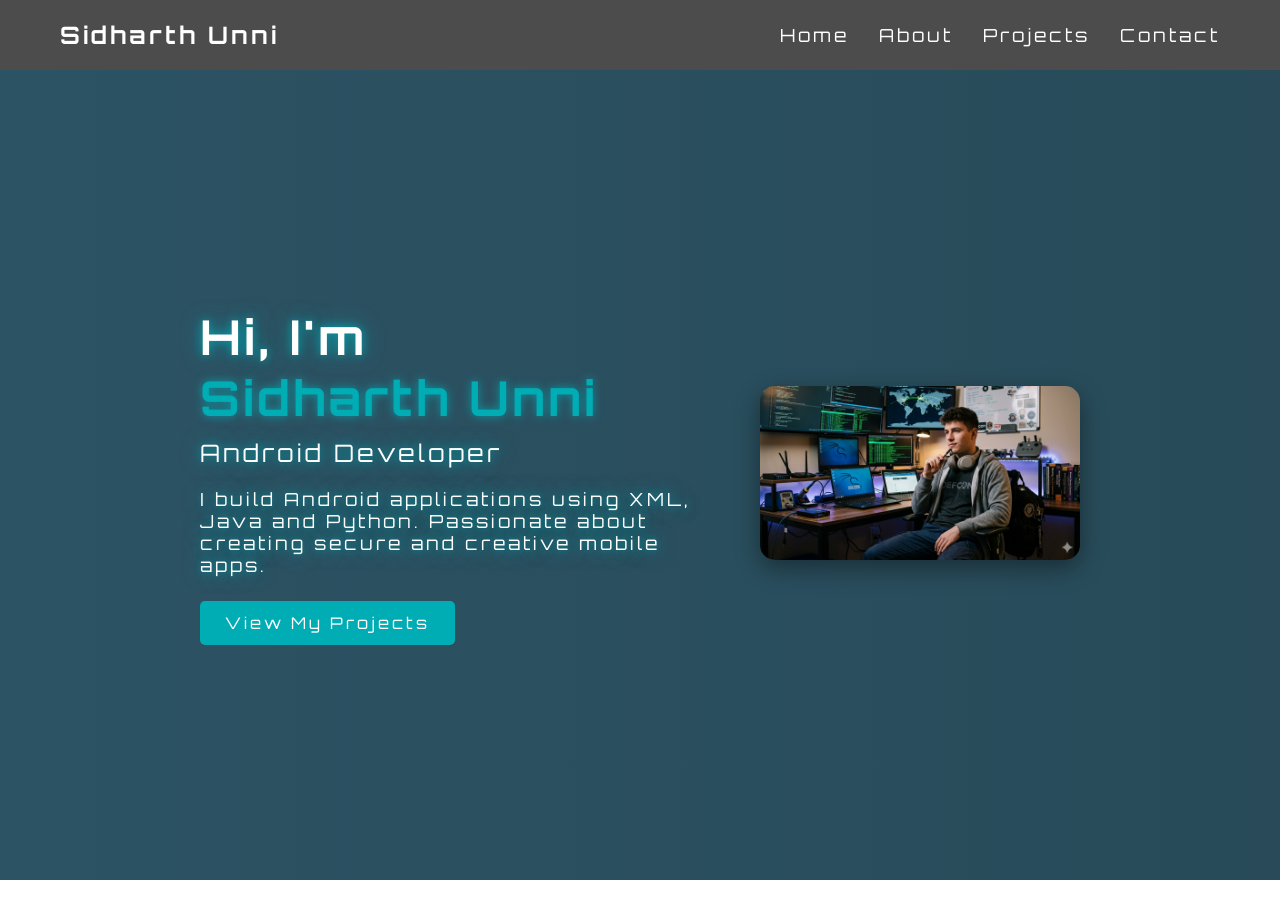
<file: index.html>
<!DOCTYPE html>
<html lang="en">
<head>
    <meta charset="UTF-8">

    <title>Sidharth Unni | Android Developer</title>

    <!-- Google Font -->
    <link href="https://fonts.googleapis.com/css2?family=Orbitron:wght@400;600&display=swap" rel="stylesheet">

    <!-- CSS -->
    <link rel="stylesheet" href="style.css">
</head>

<body>

    <!-- Navigation Bar -->
    <nav class="navbar">
<h2 class="logo" id="logo">Sidharth Unni</h2>

       <ul class="nav-links">
    <li><a href="index.html" class="home">Home</a></li>
    <li><a href="about.html" class="about">About</a></li>
    <li><a href="projects.html" class="projects">Projects</a></li>
    <li><a href="contact.html" class="contact">Contact</a></li>
</ul>
    </nav>

    <!-- Hero Section -->
<section id="home" class="hero">

<div class="hero-container">

<div class="hero-text glow-text">

<h1>Hi, I'm <span class="name-dance">Sidharth Unni</span></h1>
<h2>Android Developer</h2>

<p>
I build Android applications using XML, Java and Python.
Passionate about creating secure and creative mobile apps.
</p>

<a href="projects.html" class="btn">View My Projects</a>




</div>

<div class="hero-image">
<img src="sid.png" id="profileImg" onclick="openImage('sid3.png')">
</div>

</div>

</section>

    <!-- Popup -->
    <div id="popup" class="popup">
        <div class="popup-content">
            <h2>Sidharth Unni</h2>
            <p>Android Developer skilled in Java, XML and Python.</p>
            <p>I build mobile applications with modern UI and backend integration.</p>
            <button onclick="closePopup()">Close</button>
        </div>
    </div>

    <!-- Quote Box -->
    <div id="quoteBox" class="quote-box">
        <p id="quoteText"></p>
        <button onclick="closeQuote()">Close</button>
    </div>

    <!-- Image Popup -->
    <div id="imagePopup" class="image-popup">
        <span class="close-img" onclick="closeImage()">&times;</span>
        <img id="popupImg">
    </div>

    

    <!-- JavaScript -->
<script>

// ================= QUOTES =================
const quotes = [
"Push yourself, because no one else is going to do it for you.",
"Success doesn't come from what you do occasionally, it comes from what you do consistently.",
"Great developers are made by solving problems every day.",
"Dream big. Start small. Act now.",
"Code today, create tomorrow."
];

function showQuote() {
    let randomQuote = quotes[Math.floor(Math.random() * quotes.length)];
    document.getElementById("quoteText").innerText = randomQuote;
    document.getElementById("quoteBox").style.display = "block";
}

function closeQuote() {
    document.getElementById("quoteBox").style.display = "none";
}


// ================= RUN AFTER LOAD =================
window.onload = function () {

    const logo = document.querySelector(".logo");
    const navLinks = document.querySelectorAll(".nav-links a");

    logo.addEventListener("mouseenter", showQuote);
    logo.addEventListener("mouseleave", closeQuote);

    navLinks.forEach(link => {
        link.addEventListener("mouseenter", showQuote);
        link.addEventListener("mouseleave", closeQuote);
    });

};


// ✅ IMAGE POPUP (OUTSIDE)
function openImage(imageSrc) {

    const popup = document.getElementById("imagePopup");
    const popupImg = document.getElementById("popupImg");

    popup.style.display = "flex";
    popupImg.src = imageSrc;

}

function closeImage() {
    document.getElementById("imagePopup").style.display = "none";
}


// ================= PROFILE POPUP =================
function closePopup() {
    document.getElementById("popup").style.display = "none";
}

// NAVBAR DANCE EFFECT

const navItems = document.querySelectorAll(".nav-links a");

navItems.forEach(item => {

    item.addEventListener("mouseenter", () => {
        item.classList.add("animate");
    });

    item.addEventListener("mouseleave", () => {
        item.classList.remove("animate");
    });

});


const projectLink = document.querySelector(".projects");

projectLink.addEventListener("mouseenter", () => {
    projectLink.classList.add("animate");

    // remove after animation so it can repeat
    setTimeout(() => {
        projectLink.classList.remove("animate");
    }, 400);
});

</script>

</body>
</html>
</file>
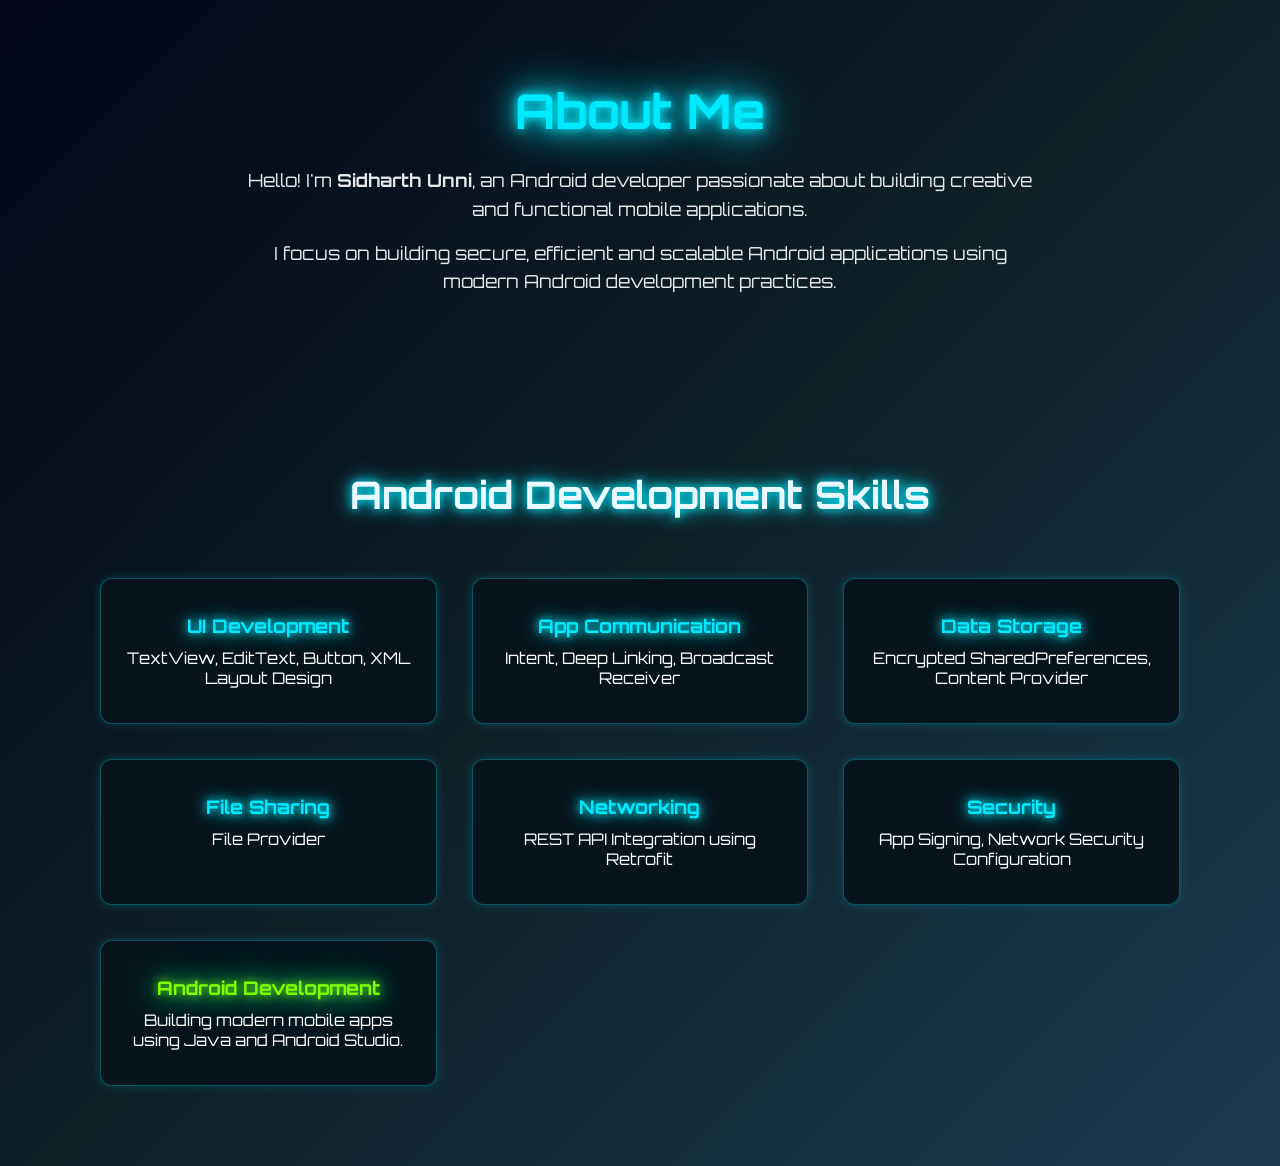
<file: about.html>
<!DOCTYPE html>
<html>

<head>

<title>About Me</title>

<link rel="stylesheet" href="style2.css">

<link href="https://fonts.googleapis.com/css2?family=Orbitron:wght@400;600&display=swap" rel="stylesheet">

</head>

<body>

<section class="about">

<h1 class="dance">About Me</h1>

<p class="flash-text">
Hello! I'm <b>Sidharth Unni</b>, an Android developer passionate about building creative
and functional mobile applications.
</p>

<p class="flash-text">
I focus on building secure, efficient and scalable Android applications using
modern Android development practices.
</p>

</section>


<section class="skills">

<h2 class="dance-heading">Android Development Skills</h2>

<div class="skill-container">

<div class="skill-card">
<h3>UI Development</h3>
<p>TextView, EditText, Button, XML Layout Design</p>

<div class="popup">
Designs user interfaces using XML layouts and Android widgets
like TextView, EditText and Button to create interactive
and responsive mobile screens.
</div>

</div>


<div class="skill-card">
<h3>App Communication</h3>
<p>Intent, Deep Linking, Broadcast Receiver</p>

<div class="popup">
Handles communication between activities and apps using
Intents, Deep Linking and Broadcast Receivers for
efficient data transfer.
</div>

</div>


<div class="skill-card">
<h3>Data Storage</h3>
<p>Encrypted SharedPreferences, Content Provider</p>

<div class="popup">
Stores and manages application data securely using
Encrypted SharedPreferences and allows data sharing
through Content Providers.
</div>

</div>


<div class="skill-card">
<h3>File Sharing</h3>
<p>File Provider</p>

<div class="popup">
Allows secure sharing of application files with
other apps using Android FileProvider while
maintaining system security.
</div>

</div>


<div class="skill-card">
<h3>Networking</h3>
<p>REST API Integration using Retrofit</p>

<div class="popup">
Connects the application to remote servers
using REST APIs. Retrofit simplifies network
requests and JSON response handling.
</div>

</div>


<div class="skill-card">
<h3>Security</h3>
<p>App Signing, Network Security Configuration</p>

<div class="popup">
Implements Android security features like
App Signing and Network Security Configuration
to protect applications from vulnerabilities.
</div>

</div>


<div class="skill-card android">
<h3>Android Development</h3>
<p>Building modern mobile apps using Java and Android Studio.</p>

<div class="popup">
Developing complete Android applications using
Java, Android Studio and modern development
tools while following best coding practices.
</div>

</div>

</div>

</section>
</body>

</html>
</file>
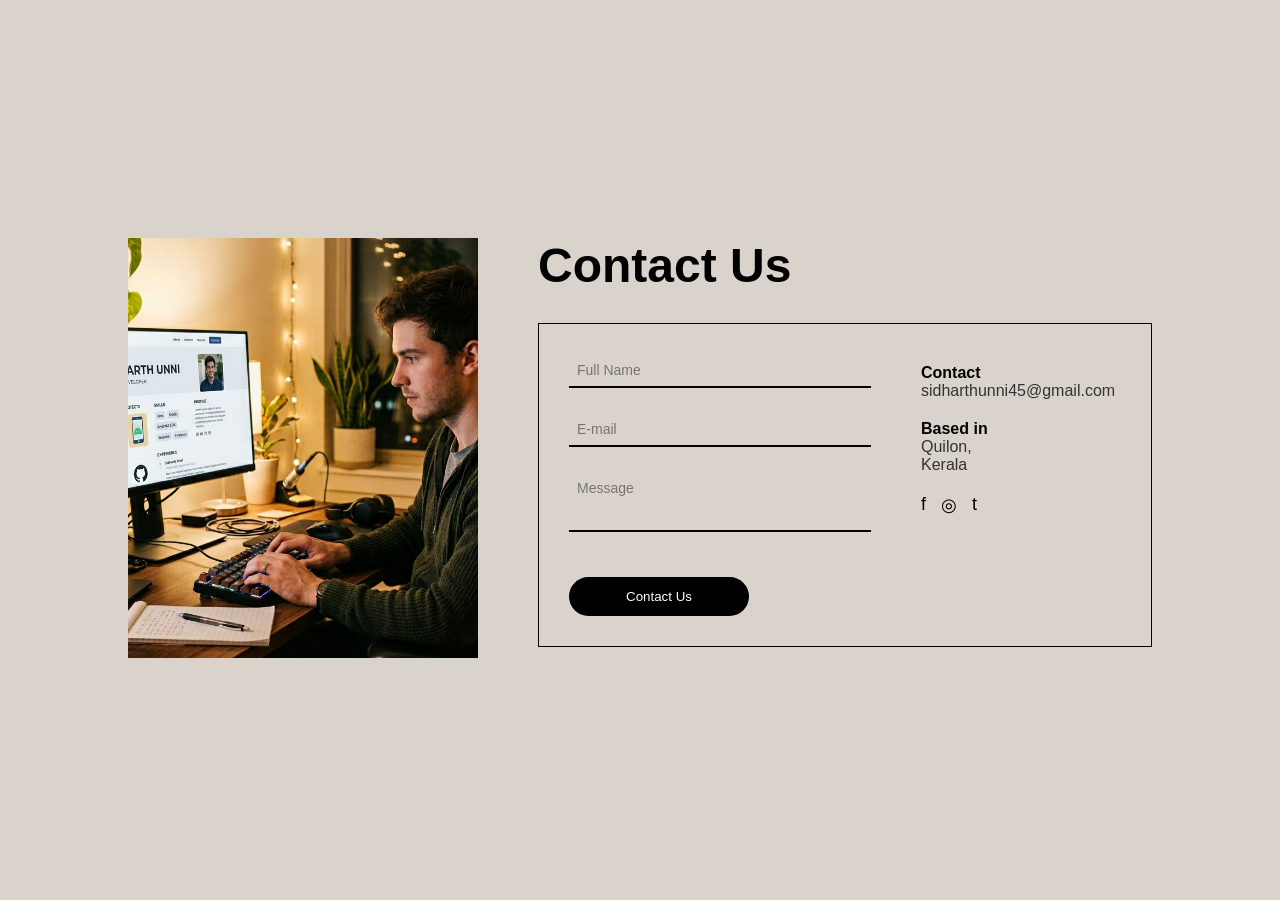
<file: contact.html>
<!DOCTYPE html>
<html>

<head>

<title>Contact</title>
<link rel="stylesheet" href="style4.css">

</head>

<body>

<section class="contact-section">

<div class="contact-container">

<!-- LEFT IMAGE -->

<div class="contact-image">
<img src="sid3.png" alt="contact image">
</div>


<!-- RIGHT CONTENT -->

<div class="contact-content">

<h1 class="flash-shake">Contact Us</h1>

<div class="contact-box">


<!-- FORM -->

<div class="form">

<input type="text" placeholder="Full Name">

<input type="email" placeholder="E-mail">

<textarea placeholder="Message"></textarea>

<button>Contact Us</button>

</div>


<!-- CONTACT INFO -->

<div class="info">

<h3 class="flash-shake">Contact</h3>
<p>sidharthunni45@gmail.com</p>


<h3 class="flash-shake">Based in</h3>
<p>Quilon,<br>Kerala</p>


<div class="social">

<span>f</span>
<span>◎</span>
<span>t</span>

</div>

</div>

</div>

</div>

</div>

</section>

</body>
</html>
</file>
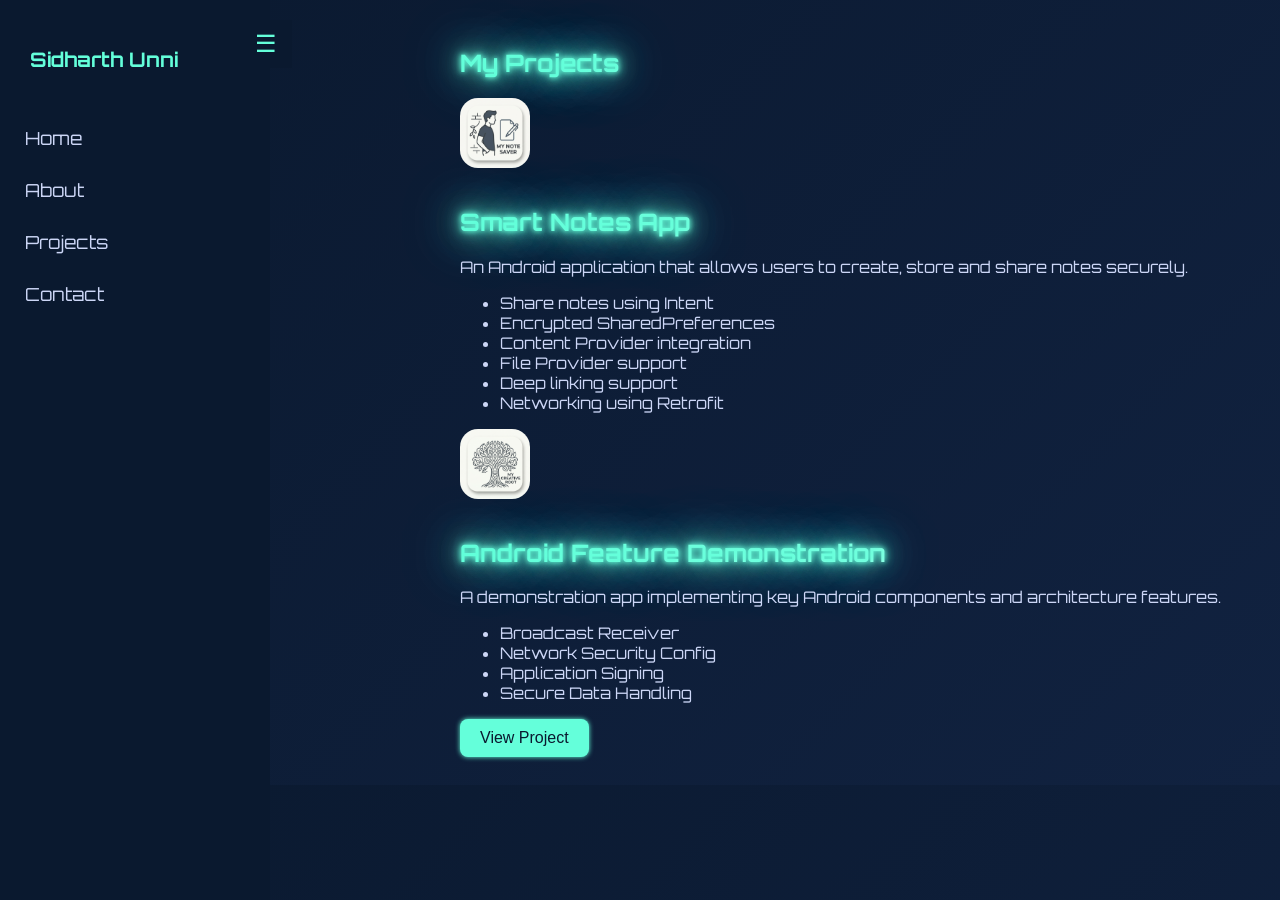
<file: projects.html>
<!DOCTYPE html>
<html lang="en">

<head>
    <link href="https://fonts.googleapis.com/css2?family=Orbitron:wght@400;600&display=swap" rel="stylesheet">
<meta charset="UTF-8">
<meta name="viewport" content="width=device-width, initial-scale=1.0">

<title>Projects | Sidharth Unni</title>

<link rel="stylesheet" href="style3.css">

</head>

<script>
function toggleSidebar() {
    document.querySelector('.sidebar').classList.toggle('hide');
}
</script>

<body>

<!-- Navigation Button -->
<button class="menu-btn" onclick="toggleSidebar()">☰</button>

<!-- ✅ Sidebar (OUTSIDE main content) -->
<div class="sidebar">
    <h2 class="logo">Sidharth Unni</h2>

    <a href="index.html">Home</a>
    <a href="about.html">About</a>
    <a href="projects.html">Projects</a>
    <a href="contact.html">Contact</a>
</div>


<!-- ✅ MAIN CONTENT WRAPPER -->
<div class="main-content">

<!-- Projects Section -->
<section class="projects">

<h1 class="wave-glow">My Projects</h1>

<div class="project-container">

<!-- Project 1 -->
<div class="project-card">

<img src="sidhu2.png" class="project-icon" onclick="openProject(this)">

<h2 class="wave-glow">Smart Notes App</h2>

<p class="dim-glow">
An Android application that allows users to create, store and 
share notes securely.
</p>

<ul class="dim-glow">
<li>Share notes using Intent</li>
<li>Encrypted SharedPreferences</li>
<li>Content Provider integration</li>
<li>File Provider support</li>
<li>Deep linking support</li>
<li>Networking using Retrofit</li>
</ul>



</div>


<!-- Project 2 -->
<div class="project-card">

<img src="sidhu3.png" class="project-icon" onclick="openProject(this)">

<h2 class="wave-glow">Android Feature Demonstration</h2>

<p class="dim-glow">
A demonstration app implementing key Android components 
and architecture features.
</p>

<ul class="dim-glow">
<li>Broadcast Receiver</li>
<li>Network Security Config</li>
<li>Application Signing</li>
<li>Secure Data Handling</li>
</ul>

<button class="btn" onclick='openLink("https://github.com")'>
    View Project
</button>

</div>

</div>

</section>

</div> <!-- ✅ END main-content -->


<!-- Popup -->
<div id="projectPopup" class="project-popup">
    <span class="close-btn" onclick="closeProject()">&times;</span>
    <img id="popupProjectImg">
</div>

</body>
<button class="menu-btn" onclick="toggleSidebar(this)">☰</button>

<script>
function toggleSidebar(btn) {
    document.querySelector('.sidebar').classList.toggle('hide');
    btn.textContent = btn.textContent === "☰" ? "✖" : "☰";
}
function openProject(img){
    let popup = document.getElementById("projectPopup");
    let popupImg = document.getElementById("popupProjectImg");

    popup.style.display = "flex";
    popupImg.src = img.src;
}

function closeProject(){
    document.getElementById("projectPopup").style.display = "none";
}

function openLink(url){
    window.open(url, "_blank");
}

</script>
</html>
</file>
<file: style.css>
html{
scroll-behavior:smooth;
}
/* Reset default styles */

*{
margin:0;
padding:0;
box-sizing:border-box;
font-family:'Orbitron', sans-serif;
letter-spacing:3px;
}


/* Navigation Bar */

.navbar{

display:flex;
justify-content:space-between;
align-items:center;
padding:20px 60px;
background:rgba(0,0,0,0.7);
backdrop-filter:blur(0px);
position:sticky;
top:0;
z-index:1000;

}

.logo{

color:white;

}


.nav-links{

list-style:none;
display:flex;

}

.nav-links li{

margin-left:30px;

}


.nav-links a{

text-decoration:none;
color:white;
font-size:18px;
transition:0.3s;

}

.nav-links a{

text-decoration:none;
color:white;
font-size:18px;
transition:0.3s;
position:relative;

}

.nav-links a::after{

content:"";
width:0%;
height:2px;
background:#00adb5;
position:absolute;
left:0;
bottom:-5px;
transition:0.3s;

}

.nav-links a:hover::after{
width:100%;
}



/* Hero Section */

.hero{

height:90vh;
display:flex;
justify-content:center;
align-items:center;
background:linear-gradient(270deg,#0f2027,#203a43,#2c5364);
background-size:600% 600%;
animation:gradientMove 10s ease infinite;
color:white;

}



/* Hero Layout */

.hero-container{

display:flex;
align-items:center;
justify-content:center;
gap:60px;
padding:40px;

}



/* Hero Text */

.hero-text{

max-width:500px;

}

.hero-text h1{

font-size:48px;

}

.hero-text span{
color:#00adb5;
text-shadow:0 0 10px rgba(0,173,181,0.8);
}

.hero-text h2{

margin-top:10px;
font-weight:normal;

}

.hero-text p{

margin-top:20px;
font-size:18px;

}



/* Button */

.btn{

display:inline-block;
margin-top:25px;
padding:12px 25px;
background:#00adb5;
color:white;
text-decoration:none;
border-radius:5px;
transition:0.3s;

}


.btn:hover{

background:#019ca3;
transform:scale(1.05);
box-shadow:0 5px 15px rgba(0,173,181,0.5);

}



/* Profile Image */

.hero-image img{
width:320px;
border-radius:15px;
box-shadow:0 8px 25px rgba(0,0,0,0.4);
transition:0.3s;
animation:float 4s ease-in-out infinite;
}

.hero-image img:hover{
transform:scale(1.08) rotate(1deg);
box-shadow:0 10px 35px rgba(0,173,181,0.6);
}

.hero-container{
display:flex;
align-items:center;
justify-content:center;
gap:60px;
animation:fadeIn 1.5s ease-in-out;
}

@keyframes fadeIn{

from{
opacity:0;
transform:translateY(40px);
}

to{
opacity:1;
transform:translateY(0);
}

}

@media(max-width:768px){

.hero-container{
flex-direction:column;
text-align:center;
gap:30px;
}

.hero-image img{
width:220px;
}

}
@keyframes float{

0%{
transform:translateY(0px);
}

50%{
transform:translateY(-10px);
}

100%{
transform:translateY(0px);
}

}
@keyframes gradientMove{

0%{
background-position:0% 50%;
}

50%{
background-position:100% 50%;
}

100%{
background-position:0% 50%;
}

}
body{
animation:pageLoad 1s ease-in;
}

@keyframes pageLoad{

from{
opacity:0;
}

to{
opacity:1;
}

}

/* Popup background */

.popup{
display:none;
position:fixed;
top:0;
left:0;
width:100%;
height:100%;
background:rgba(0,0,0,0.7);
justify-content:center;
align-items:center;
}

/* Popup box */

.popup-content{
background:#1f2e35;
padding:30px;
border-radius:10px;
text-align:center;
color:white;
max-width:400px;
animation:fadeIn 0.5s;
}

/* Button */

.popup-content button{
margin-top:20px;
padding:10px 20px;
border:none;
background:#00adb5;
color:white;
border-radius:5px;
cursor:pointer;
}

.popup-content button:hover{
background:#019ca3;
}

.logo{
color:white;
cursor:pointer;
transition:0.3s;
}

.logo:hover{
color:#00adb5;
transform:scale(1.1);
text-shadow:0 0 10px rgba(0,173,181,0.8);
}

.logo{
color:white;
cursor:pointer;
position:relative;
transition:0.3s;
}

.logo::after{
content:"";
width:0%;
height:2px;
background:#00adb5;
position:absolute;
left:0;
bottom:-5px;
transition:0.3s;
}

.logo:hover::after{
width:100%;
}

.logo:hover{
animation:logoGlow 1.2s infinite alternate;
}

@keyframes logoGlow{

from{
text-shadow:0 0 5px #00adb5;
}

to{
text-shadow:0 0 15px #00adb5;
}

}

.logo{
color:white;
cursor:pointer;
position:relative;
transition:0.3s;
}

.logo:hover{
color:#00adb5;
transform:scale(1.1);
}

.logo::after{
content:"";
width:0%;
height:2px;
background:#00adb5;
position:absolute;
left:0;
bottom:-5px;
transition:0.3s;
}

.logo:hover::after{
width:100%;
}

/* Quote Popup */

.quote-box{
display:none;
position:fixed;
top:50%;
left:50%;
transform:translate(-50%,-50%);
background:#1f2e35;
color:white;
padding:30px;
border-radius:10px;
text-align:center;
box-shadow:0 10px 30px rgba(0,0,0,0.5);
z-index:1000;
max-width:400px;
animation:fadeIn 0.4s;
}

.quote-box button{
margin-top:15px;
padding:8px 18px;
background:#00adb5;
border:none;
color:white;
border-radius:5px;
cursor:pointer;
}

.quote-box button:hover{
background:#019ca3;
}

/* Fullscreen Image Popup */

.image-popup{

display:none;
position:fixed;
top:0;
left:0;
width:100%;
height:100%;
background:rgba(0,0,0,0.9);
justify-content:center;
align-items:center;
z-index:2000;

}

/* Enlarged image */

.image-popup img{

max-width:80%;
max-height:80%;
border-radius:10px;
box-shadow:0 10px 40px rgba(0,0,0,0.8);
animation:zoomIn 0.4s;

}

/* Close button */

.close-img{

position:absolute;
top:30px;
right:40px;
font-size:40px;
color:white;
cursor:pointer;

}

/* zoom animation */

@keyframes zoomIn{

from{
transform:scale(0.6);
opacity:0;
}

to{
transform:scale(1);
opacity:1;
}

}





.name-dance{
display:inline-block;
cursor:pointer;
transition:0.3s;
}

.name-dance:hover{
animation:dance 0.6s infinite;
color:#00adb5;
}

@keyframes dance{

0%{
transform:rotate(0deg);
}

25%{
transform:rotate(-5deg);
}

50%{
transform:rotate(5deg);
}

75%{
transform:rotate(-5deg);
}

100%{
transform:rotate(0deg);
}

}
/* INITIAL GLOW (like About page) */
.hero-text h1,
.hero-text h2,
.hero-text p{
text-shadow:
0 0 10px rgba(0,173,181,0.8),
0 0 20px rgba(0,173,181,0.6);
transition:0.3s;
}

/* HOVER → START LOOP ANIMATION */
.hero-text:hover h1,
.hero-text:hover h2,
.hero-text:hover p{
animation: heroGlow 1s infinite;
cursor:pointer;
}

/* GLOW ↔ DIM LOOP */
@keyframes heroGlow{

0%{
opacity:1;
text-shadow:
0 0 15px rgba(0,173,181,1),
0 0 30px rgba(0,173,181,0.8);
}

50%{
opacity:0.3;
text-shadow:none;
}

100%{
opacity:1;
text-shadow:
0 0 15px rgba(0,173,181,1),
0 0 30px rgba(0,173,181,0.8);
}

}

/* NAV ITEM DANCE */
.nav-links a{
transition:0.3s;
display:inline-block;
}

/* Active animation */
.nav-links a.animate{
animation:navDance 0.5s infinite;
}

/* Different colors */
.nav-links a.home.animate{ color:#00adb5; }
.nav-links a.about.animate{ color:#ff4d6d; }
.nav-links a.projects.animate{ color:#ffd60a; }
.nav-links a.contact.animate{ color:#7cff00; }


/* Dance animation */
@keyframes navDance{

0%{ transform:rotate(0deg); }
25%{ transform:rotate(-5deg); }
50%{ transform:rotate(5deg); }
75%{ transform:rotate(-5deg); }
100%{ transform:rotate(0deg); }

}
</file>
<file: style2.css>
*{
margin:0;
padding:0;
box-sizing:border-box;
font-family:'Orbitron', sans-serif;
}

body{
background:linear-gradient(135deg,#020617,#0f2027,#1a3a4f);
color:white;
}


/* ABOUT SECTION */

.about{
padding:80px 120px;
text-align:center;
}

.about h1{

font-size:48px;
margin-bottom:25px;
color:#00eaff;

text-shadow:
0 0 10px #00eaff,
0 0 25px #00eaff,
0 0 50px #00eaff;

}

.about p{

max-width:800px;
margin:15px auto;
font-size:18px;
line-height:1.6;
opacity:0.9;

}


/* SKILLS SECTION */

.skills{
padding:80px 100px;
text-align:center;
}


.skills h2{

font-size:38px;
margin-bottom:60px;

color:#e8faff;

text-shadow:
0 0 10px #00eaff,
0 0 20px #00eaff;

}


/* GRID */

.skill-container{

display:grid;

grid-template-columns:repeat(auto-fit,minmax(260px,1fr));

gap:35px;

}


/* SKILL CARD */

.skill-card{

background:#08141c;

padding:35px 25px;

border-radius:12px;

border:1px solid rgba(0,234,255,0.3);

box-shadow:0 0 10px rgba(0,234,255,0.2);

transition:0.35s;

}


/* CARD HOVER */

.skill-card:hover{

transform:translateY(-10px);

box-shadow:
0 0 15px rgba(0,234,255,0.6),
0 0 35px rgba(0,234,255,0.4);

border-color:#00eaff;

}


/* SKILL TITLE */

.skill-card h3{

color:#00eaff;

margin-bottom:10px;

text-shadow:
0 0 8px #00eaff,
0 0 18px #00eaff;

}


/* SPECIAL ANDROID GLOW */

.skill-card.android h3{

color:#7CFF00;

text-shadow:
0 0 10px #7CFF00,
0 0 25px #00ff88,
0 0 45px #00ff88;

}


/* MOBILE RESPONSIVE */

@media(max-width:768px){

.about{
padding:40px 20px;
}

.skills{
padding:40px 20px;
}

.about h1{
font-size:34px;
}

.skills h2{
font-size:30px;
}

}

.dance:hover{

animation: dancing 0.5s infinite;

cursor:pointer;

}

@keyframes dancing{

0%{
transform: rotate(0deg) translateX(0);
}

25%{
transform: rotate(3deg) translateX(2px);
}

50%{
transform: rotate(-3deg) translateX(-2px);
}

75%{
transform: rotate(3deg) translateX(2px);
}

100%{
transform: rotate(0deg) translateX(0);
}

}

.flash-text:hover{

animation: flashDim 0.8s infinite;

cursor:pointer;

}

@keyframes flashDim{

0%{
opacity:1;
text-shadow:0 0 10px #00eaff;
}

50%{
opacity:0.3;
text-shadow:none;
}

100%{
opacity:1;
text-shadow:0 0 10px #00eaff;
}

}

.skill-card:hover{

animation: glowDim 1s infinite;

cursor:pointer;

}

@keyframes glowDim{

0%{

box-shadow:
0 0 10px #00eaff,
0 0 20px #00eaff;

opacity:1;

}

50%{

box-shadow:
0 0 2px #00eaff;

opacity:0.6;

}

100%{

box-shadow:
0 0 10px #00eaff,
0 0 20px #00eaff;

opacity:1;

}

}

.dance-heading:hover{

animation: headingDance 0.6s infinite;

cursor:pointer;

}

@keyframes headingDance{

0%{
transform: rotate(0deg);
}

25%{
transform: rotate(2deg) scale(1.05);
}

50%{
transform: rotate(-2deg) scale(1.05);
}

75%{
transform: rotate(2deg) scale(1.05);
}

100%{
transform: rotate(0deg);
}

}

.popup{

position:absolute;

bottom:-120px;

left:50%;

transform:translateX(-50%);

width:220px;

background:#08141c;

color:white;

padding:12px;

border-radius:8px;

font-size:14px;

opacity:0;

pointer-events:none;

transition:0.3s;

border:1px solid #00eaff;

box-shadow:0 0 15px rgba(0,234,255,0.5);

}

.skill-card:hover .popup{

opacity:1;

bottom:-90px;

}
</file>
<file: style4.css>
*{
margin:0;
padding:0;
box-sizing:border-box;
font-family:Arial, sans-serif;
}

body{
background:#d9d3cb;
}

/* SECTION */

.contact-section{
height:100vh;
display:flex;
justify-content:center;
align-items:center;
}

/* CONTAINER */

.contact-container{
display:flex;
width:80%;
background:#d9d3cb;
}

/* IMAGE */

.contact-image img{
width:350px;
height:420px;
object-fit:cover;
}

/* RIGHT SIDE */

.contact-content{
margin-left:60px;
flex:1;
}

.contact-content h1{
font-size:48px;
margin-bottom:30px;
}

/* BOX */

.contact-box{
display:flex;
border:1px solid black;
padding:30px;
gap:50px;
}

/* FORM */

.form{
display:flex;
flex-direction:column;
gap:25px;
flex:1;
}

.form input,
.form textarea{

border:none;
border-bottom:2px solid black;
background:transparent;
padding:8px;
font-size:14px;

}

.form textarea{
height:60px;
resize:none;
}

/* BUTTON */

.form button{

margin-top:20px;
background:black;
color:white;
border:none;
padding:12px;
border-radius:25px;
cursor:pointer;
width:180px;

}

/* INFO */

.info{
width:200px;
}

.info h3{
margin-top:10px;
font-size:16px;
}

.info p{
margin-bottom:20px;
color:#333;
}

/* SOCIAL */

.social{
display:flex;
gap:15px;
margin-top:20px;
}

.social span{
font-size:18px;
cursor:pointer;
}
</file>
<file: style3.css>
/* About Section */

.about{
padding:60px 100px;
text-align:center;
}

.about h1{
font-size:40px;
margin-bottom:20px;
}

.about p{
font-size:18px;
margin:10px auto;
max-width:800px;
}


/* Skills Section */

.skills{
padding:60px 80px;
background: transparent;
text-align:center;
}

.skills h2{
font-size:32px;
margin-bottom:40px;
}

.skill-container{
display:grid;
grid-template-columns:repeat(auto-fit,minmax(250px,1fr));
gap:25px;
}

.skill-card{
    background:#1b2a41;
    color:#e6f1ff;
    padding:25px;
    border-radius:10px;
    box-shadow:0 4px 15px rgba(0,0,0,0.4);
    transition:0.3s;
}

.skill-card:hover{
transform:translateY(-5px);
}

.skill-card h3{
margin-bottom:10px;
color:#64ffda;
}

body{
    font-family: 'Orbitron', sans-serif;
    background: linear-gradient(135deg, #0a192f, #112240);
    color: #ccd6f6;
       margin-left: 220px;
}

.project-card img{
    width:70px;
    height:70px;
    border-radius:18px;
    object-fit:cover;
    margin-bottom:15px;
}

/* Sidebar */

.sidebar{
    position: fixed;
    top: 0;
    left: 0;
    height: 100%;
    width: 220px;
    background: #0a192f;
    padding-top: 30px;
    display: flex;
    flex-direction: column;
    align-items: center;
}
.sidebar .logo{
    color: #64ffda;
    margin-bottom: 40px;
    font-size: 20px;
    white-space: nowrap; /* 👈 prevents cutting */
}


.sidebar a{
    color: #ccd6f6;
    text-decoration: none;
    margin: 15px 0;
    font-size: 18px;
    transition: 0.3s;
}





.sidebar a:hover{
    color: #64ffda;
    transform: scale(1.1);
}

.sidebar{
    position: fixed;
    top: 0;
    left: 0;
    height: 100%;
    width: 220px;
    background: #0a192f;
    padding: 30px 20px; /* 👈 ADD horizontal padding */
    display: flex;
    flex-direction: column;
    align-items: flex-start; /* 👈 align left properly */
    transition: transform 0.3s ease;
}

/* Hide Sidebar */
.sidebar{
    transition: transform 0.3s ease;
}

.sidebar.hide{
    transform: translateX(-100%);
}

.menu-btn{
    position: fixed;
    top: 20px;
    left: 240px;
    background: #0a192f;
    color: #64ffda;
    border: none;
    font-size: 24px;
    padding: 10px 15px;
    cursor: pointer;
    z-index: 1000;
}

.sidebar{
    padding: 30px 25px;
}

.sidebar .logo{
    margin-left: 5px;
}

/* Glow Animation */
@keyframes glow {
    0% {
        text-shadow: 0 0 5px #64ffda,
                     0 0 10px #64ffda,
                     0 0 20px #64ffda;
    }
    100% {
        text-shadow: 0 0 10px #64ffda,
                     0 0 20px #64ffda,
                     0 0 40px #64ffda,
                     0 0 60px #64ffda;
    }
}

/* Wave Animation */
@keyframes wave {
    0% { background-position: 200% center; }
    100% { background-position: -200% center; }
}

/* FINAL EFFECT (Glow + Wave) */
.wave-glow {
    color: #64ffda;

    background: linear-gradient(90deg, #64ffda, #ffffff, #64ffda);
    background-size: 200% auto;

    -webkit-background-clip: text;
    -webkit-text-fill-color: transparent;

    animation: wave 2s linear infinite, glow 1.5s ease-in-out infinite alternate;

    text-shadow:
        0 0 5px #64ffda,
        0 0 10px #64ffda,
        0 0 20px #64ffda,
        0 0 40px #64ffda,
        0 0 60px #64ffda;
}

.project-popup {
    display: none;
    position: fixed;
    top: 0;
    left: 0;
    width: 100%;
    height: 100%;

    background: rgba(0,0,0,0.8);
    justify-content: center;
    align-items: center;
    z-index: 1000;
}

.project-popup img {
    width: 300px;
    border-radius: 15px;
    box-shadow: 0 0 30px #64ffda;
    animation: zoomIn 0.3s ease;
}

.close-btn {
    position: absolute;
    top: 20px;
    right: 40px;
    font-size: 30px;
    color: white;
    cursor: pointer;
}

/* Zoom Animation */
@keyframes zoomIn {
    from {
        transform: scale(0.5);
        opacity: 0;
    }
    to {
        transform: scale(1);
        opacity: 1;
    }
}

@keyframes dimGlow {
    0% {
        opacity: 0.6;
        text-shadow: 0 0 2px #64ffda;
    }
    50% {
        opacity: 1;
        text-shadow: 
            0 0 5px #64ffda,
            0 0 10px #64ffda,
            0 0 20px #64ffda;
    }
    100% {
        opacity: 0.6;
        text-shadow: 0 0 2px #64ffda;
    }
}

.dim-glow {
    transition: 0.3s;
}

/* Activate animation ONLY on hover */
.dim-glow:hover {
    animation: dimGlow 1.5s infinite;
}

.main-content {
    margin-left: 220px;
    padding: 20px;
}


.btn {
    display: inline-block;
    background: #64ffda;
    color: #0a192f;
    padding: 10px 20px;
    border: none;
    border-radius: 8px;
    cursor: pointer;
    font-size: 16px;
    transition: all 0.3s ease;

    /* initial subtle glow */
    box-shadow: 0 0 5px #64ffda;
}

/* 💥 POP OUT EFFECT */
.btn:hover {
    transform: scale(1.15); /* grows */
    
    box-shadow:
        0 0 10px #64ffda,
        0 0 20px #64ffda,
        0 0 40px #64ffda;

    letter-spacing: 1px; /* slight stretch */
}

/* 👇 when clicking */
.btn:active {
    transform: scale(0.95); /* press effect */
}

/* Shake animation */
@keyframes shake {
    0% { transform: translateX(0); }
    25% { transform: translateX(-3px); }
    50% { transform: translateX(3px); }
    75% { transform: translateX(-3px); }
    100% { transform: translateX(0); }
}

/* Sidebar links */
.sidebar a {
    color: #ccd6f6;
    text-decoration: none;
    margin: 15px 0;
    font-size: 18px;
    transition: 0.3s;
}

/* 💥 Hover effect */
.sidebar a:hover {
    color: #64ffda;

    animation: shake 0.3s ease;

    text-shadow:
        0 0 5px #64ffda,
        0 0 10px #64ffda,
        0 0 20px #64ffda;
}

/* Shake animation (reuse if already added) */
@keyframes shake {
    0% { transform: translateX(0); }
    25% { transform: translateX(-3px); }
    50% { transform: translateX(3px); }
    75% { transform: translateX(-3px); }
    100% { transform: translateX(0); }
}

/* Apply to your glowing headings */
.wave-glow:hover {
    animation: shake 0.3s ease;

    text-shadow:
        0 0 5px #64ffda,
        0 0 10px #64ffda,
        0 0 20px #64ffda,
        0 0 40px #64ffda;

    transform: scale(1.05);
}
</file>
